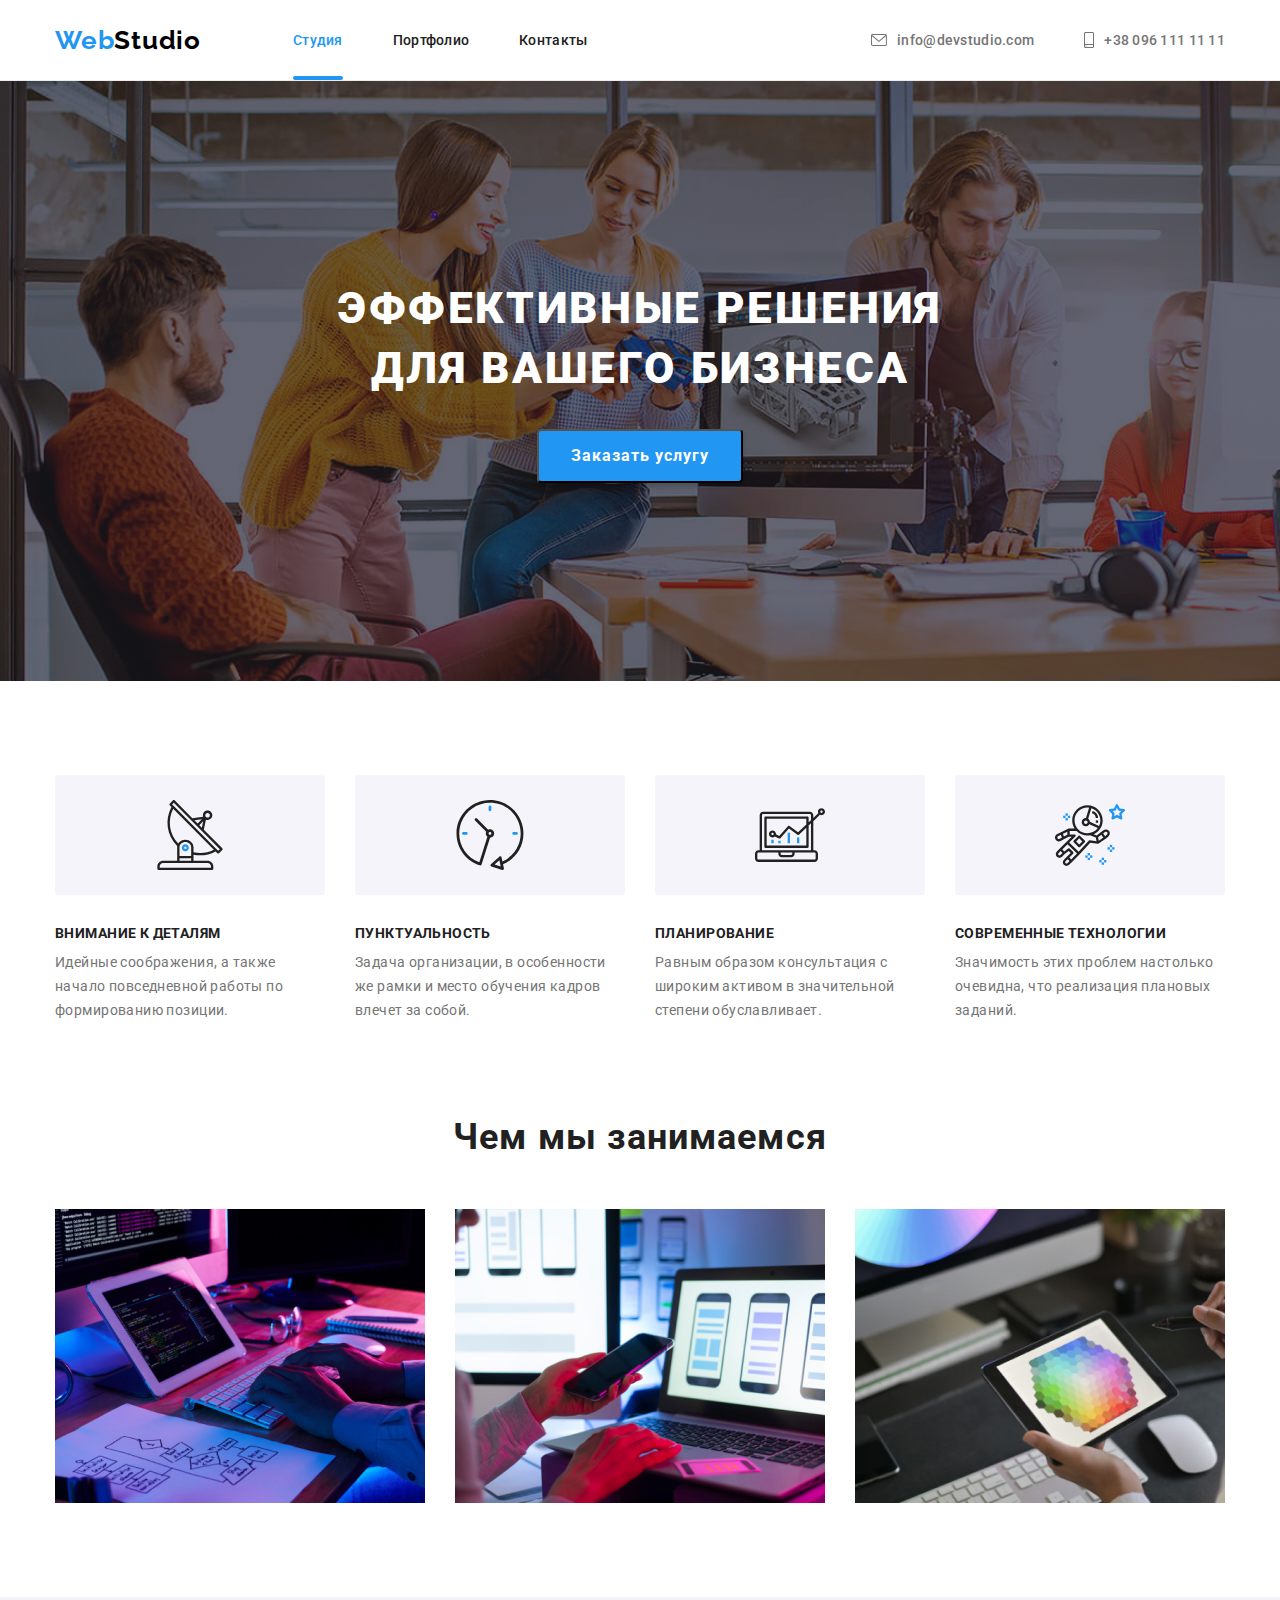
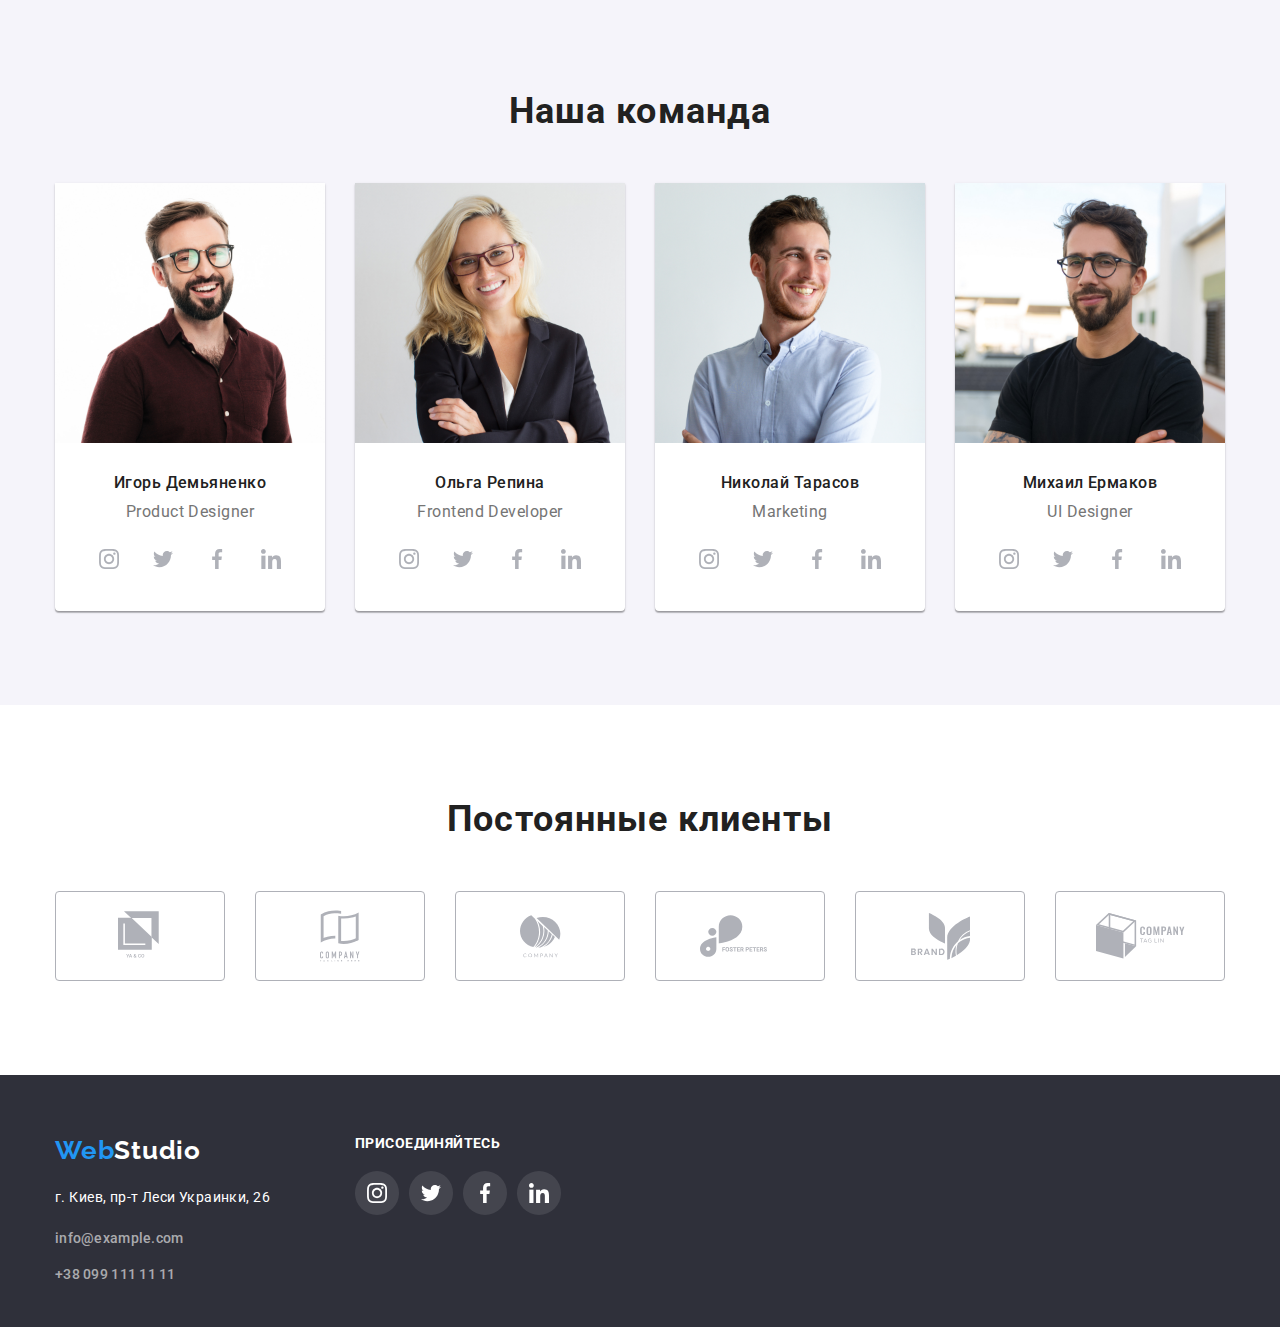
<file: index.html>
<!DOCTYPE html>
<html lang="ru">
  <head>
    <meta charset="UTF-8" />
    <meta name="viewport" content=", initial-scale=1.0" />
    <title>Document</title>
    <link rel="preconnect" href="https://fonts.gstatic.com" />
    <link
      rel="stylesheet"
      href="https://fonts.googleapis.com/css2?family=Raleway:wght@700&family=Roboto:wght@400;500;700;900&display=swap"
    />
    <link
      rel="stylesheet"
      href="https://cdnjs.cloudflare.com/ajax/libs/modern-normalize/1.0.0/modern-normalize.min.css"
    />
    <link rel="stylesheet" href="./css/styles.css" />
  </head>

  <!--HEADER-->
  <body class="page">
    <header class="header">
      <div class="container">
        <nav class="navigation">
          <a class="logotipe-link" href="./index.html"
            >Web<span class="logotipe-part">Studio</span></a
          >

          <ul class="navigation-list">
            <li class="navigation-list-item">
              <a href="./" class="navigation-link current">Студия</a>
            </li>
            <li class="navigation-list-item">
              <a href="./portfolio.html" class="navigation-link">Портфолио</a>
            </li>
            <li class="navigation-list-item">
              <a href="" class="navigation-link">Контакты</a>
            </li>
          </ul>
        </nav>

        <ul class="auth-navigation-list">
          <li class="auth-list-item">
            <a class="mailto-link" href="mailto:info@devstudio.com"
              ><svg class="mail-list-icon">
                <use href="./imajes/sprite.svg#icon-mail"></use>
              </svg>
              info@devstudio.com
            </a>
          </li>
          <li class="auth-list-item">
            <a class="tel-link" href="tel:+380961111111"
              ><svg class="phone-list-icon">
                <use href="./imajes/sprite.svg#icon-phone"></use>
              </svg>
              +38 096 111 11 11
            </a>
          </li>
        </ul>
      </div>
    </header>

    <!--HERO-->
    <main>
      <div class="hero">
        <div class="hero-content">
          <h1 class="hero-title">Эффективные решения для вашего бизнеса</h1>
          <button class="modal-btn" data-modal-open type="button">
            Заказать услугу
          </button>
        </div>
      </div>

      <!--FEATURES-->

      <section class="features-section">
        <div class="container">
          <!--<h2>Особенности</h2>-->
          <ul class="features-list">
            <li class="item icon-antenna">
              <h3 class="features-title">Внимание к деталям</h3>
              <p class="description">
                Идейные соображения, а также начало повседневной работы по
                формированию позиции.
              </p>
            </li>
            <li class="item icon-clock">
              <h3 class="features-title">Пунктуальность</h3>
              <p class="description">
                Задача организации, в особенности же рамки и место обучения
                кадров влечет за собой.
              </p>
            </li>
            <li class="item icon-diagram">
              <h3 class="features-title">Планирование</h3>
              <p class="description">
                Равным образом консультация с широким активом в значительной
                степени обуславливает.
              </p>
            </li>
            <li class="item icon-astronaut">
              <h3 class="features-title">Современные технологии</h3>
              <p class="description">
                Значимость этих проблем настолько очевидна, что реализация
                плановых заданий.
              </p>
            </li>
          </ul>
        </div>
      </section>

      <!--ABOUT-->

      <section class="about-section">
        <div class="container">
          <h2 class="title">Чем мы занимаемся</h2>
          <ul class="about-list">
            <li class="about-item">
              <img
                class="about-img"
                src="./imajes/about/job1.jpg"
                width="370"
                height="294"
                alt="Работает на компе"
              />
            </li>
            <li class="about-item">
              <img
                class="about-img"
                src="./imajes/about/job2.jpg"
                width="370"
                height="294"
                alt="Работает в телефоне"
              />
            </li>
            <li class="about-item">
              <img
                class="about-img"
                src="./imajes/about/job3.jpg"
                width="370"
                height="294"
                alt="Работает на планшете"
              />
            </li>
          </ul>
        </div>
      </section>

      <!--TEAM-->

      <section class="team-section">
        <div class="container">
          <h2 class="title">Наша команда</h2>
          <ul class="team-list">
            <li class="team-item">
              <img
                class="team-img"
                src="./imajes/team/worker1.jpg"
                width="270"
                height="260"
                alt="Дизайнер продукта"
              />
              <div class="team-list-content-wrapper">
                <h3 class="team-title">Игорь Демьяненко</h3>
                <p class="team-description" lang="en">Product Designer</p>

                <ul class="social-list">
                  <li class="social-list-item">
                    <a href="" class="social-list-link">
                      <svg class="social-list-icon">
                        <use href="./imajes/sprite.svg#icon-instagram"></use>
                      </svg>
                    </a>
                  </li>
                  <li class="social-list-item">
                    <a href="" class="social-list-link">
                      <svg class="social-list-icon">
                        <use href="./imajes/sprite.svg#icon-twitter"></use>
                      </svg>
                    </a>
                  </li>
                  <li class="social-list-item">
                    <a href="" class="social-list-link">
                      <svg class="social-list-icon">
                        <use href="./imajes/sprite.svg#icon-facebook"></use>
                      </svg>
                    </a>
                  </li>
                  <li class="social-list-item">
                    <a href="" class="social-list-link">
                      <svg class="social-list-icon">
                        <use href="./imajes/sprite.svg#icon-linkedin"></use>
                      </svg>
                    </a>
                  </li>
                </ul>
              </div>
            </li>

            <li class="team-item">
              <img
                class="team-img"
                src="./imajes/team/worker2.jpg"
                width="270"
                height="260"
                alt="Разработчик"
              />
              <div class="team-list-content-wrapper">
                <h3 class="team-title">Ольга Репина</h3>
                <p class="team-description" lang="en">Frontend Developer</p>

                <ul class="social-list">
                  <li class="social-list-item">
                    <a href="" class="social-list-link">
                      <svg class="social-list-icon">
                        <use href="./imajes/sprite.svg#icon-instagram"></use>
                      </svg>
                    </a>
                  </li>
                  <li class="social-list-item">
                    <a href="" class="social-list-link">
                      <svg class="social-list-icon">
                        <use href="./imajes/sprite.svg#icon-twitter"></use>
                      </svg>
                    </a>
                  </li>

                  <li class="social-list-item">
                    <a href="" class="social-list-link">
                      <svg class="social-list-icon">
                        <use href="./imajes/sprite.svg#icon-facebook"></use>
                      </svg>
                    </a>
                  </li>
                  <li class="social-list-item">
                    <a href="" class="social-list-link">
                      <svg class="social-list-icon">
                        <use href="./imajes/sprite.svg#icon-linkedin"></use>
                      </svg>
                    </a>
                  </li>
                </ul>
              </div>
            </li>
            <li class="team-item">
              <img
                class="team-img"
                src="./imajes/team/worker3.jpg"
                width="270"
                height="260"
                alt="Маркетолог"
              />
              <div class="team-list-content-wrapper">
                <h3 class="team-title">Николай Тарасов</h3>
                <p class="team-description" lang="en">Marketing</p>

                <ul class="social-list">
                  <li class="social-list-item">
                    <a href="" class="social-list-link">
                      <svg class="social-list-icon">
                        <use href="./imajes/sprite.svg#icon-instagram"></use>
                      </svg>
                    </a>
                  </li>
                  <li class="social-list-item">
                    <a href="" class="social-list-link">
                      <svg class="social-list-icon">
                        <use href="./imajes/sprite.svg#icon-twitter"></use>
                      </svg>
                    </a>
                  </li>

                  <li class="social-list-item">
                    <a href="" class="social-list-link">
                      <svg class="social-list-icon">
                        <use href="./imajes/sprite.svg#icon-facebook"></use>
                      </svg>
                    </a>
                  </li>
                  <li class="social-list-item">
                    <a href="" class="social-list-link">
                      <svg class="social-list-icon">
                        <use href="./imajes/sprite.svg#icon-linkedin"></use>
                      </svg>
                    </a>
                  </li>
                </ul>
              </div>
            </li>
            <li class="team-item">
              <img
                class="team-img"
                src="./imajes/team/worker4.jpg"
                width="270"
                height="260"
                alt="UI Дизайнер"
              />
              <div class="team-list-content-wrapper">
                <h3 class="team-title">Михаил Ермаков</h3>
                <p class="team-description" lang="en">UI Designer</p>

                <ul class="social-list">
                  <li class="social-list-item">
                    <a href="" class="social-list-link">
                      <svg class="social-list-icon">
                        <use href="./imajes/sprite.svg#icon-instagram"></use>
                      </svg>
                    </a>
                  </li>
                  <li class="social-list-item">
                    <a href="" class="social-list-link">
                      <svg class="social-list-icon">
                        <use href="./imajes/sprite.svg#icon-twitter"></use>
                      </svg>
                    </a>
                  </li>

                  <li class="social-list-item">
                    <a href="" class="social-list-link">
                      <svg class="social-list-icon">
                        <use href="./imajes/sprite.svg#icon-facebook"></use>
                      </svg>
                    </a>
                  </li>
                  <li class="social-list-item">
                    <a href="" class="social-list-link">
                      <svg class="social-list-icon">
                        <use href="./imajes/sprite.svg#icon-linkedin"></use>
                      </svg>
                    </a>
                  </li>
                </ul>
              </div>
            </li>
          </ul>
        </div>
      </section>

      <!--OUR CLIENTS-->

      <section class="clients-section">
        <div class="container">
          <h2 class="title">Постоянные клиенты</h2>
          <ul class="clients-list">
            <li class="clients-item">
              <a href="./" class="clients-link">
                <svg class="icon" width="45" height="50">
                  <use href="./imajes/sprite.svg#icon-logo1"></use>
                </svg>
              </a>
            </li>
            <li class="clients-item">
              <a href="./" class="clients-link">
                <svg class="icon" width="40" height="52">
                  <use href="./imajes/sprite.svg#icon-logo2"></use>
                </svg>
              </a>
            </li>
            <li class="clients-item">
              <a href="./" class="clients-link">
                <svg class="icon" width="41" height="43">
                  <use href="./imajes/sprite.svg#icon-logo3"></use>
                </svg>
              </a>
            </li>
            <li class="clients-item">
              <a href="./" class="clients-link">
                <svg class="icon" width="80" height="43">
                  <use href="./imajes/sprite.svg#icon-logo4"></use>
                </svg>
              </a>
            </li>
            <li class="clients-item">
              <a href="./" class="clients-link">
                <svg class="icon" width="59" height="47">
                  <use href="./imajes/sprite.svg#icon-logo5"></use>
                </svg>
              </a>
            </li>
            <li class="clients-item">
              <a href="./" class="clients-link">
                <svg class="icon" width="89" height="46">
                  <use href="./imajes/sprite.svg#icon-logo6"></use>
                </svg>
              </a>
            </li>
          </ul>
        </div>
      </section>
    </main>

    <!--FOOTER-->

    <footer class="footer">
      <div class="container-footer">
        <div class="footer-list-left-side">
          <ul class="footer-list">
            <li class="footer-item">
              <a class="footer-logotipe-link" href="./index.html"
                >Web<span class="logotipe-part">Studio</span></a
              >
            </li>
          </ul>
          <div class="address-footer">
            <address class="address">
              <ul class="footer-address-list">
                <li class="footer-item">
                  <a
                    class="footer-map"
                    href="https://g.page/stamp-capital?share"
                    target="_blank"
                    >г. Киев, пр-т Леси Украинки, 26</a
                  >
                </li>
                <li class="footer-item">
                  <a class="footer-mailto-link" href="mailto:info@example.com"
                    >info@example.com</a
                  >
                </li>
                <li class="footer-item">
                  <a class="footer-tel-link" href="tel:+380991111111"
                    >+38 099 111 11 11</a
                  >
                </li>
              </ul>
            </address>
          </div>
        </div>

        <div class="footer-list-right-side">
          <h3 class="footer-title">присоединяйтесь</h3>
          <ul class="social-list">
            <li class="social-list-item">
              <a href="" class="social-footer-link">
                <svg class="footer-list-icon">
                  <use href="./imajes/sprite.svg#icon-instagram"></use>
                </svg>
              </a>
            </li>
            <li class="social-list-item">
              <a href="" class="social-footer-link">
                <svg class="footer-list-icon">
                  <use href="./imajes/sprite.svg#icon-twitter"></use>
                </svg>
              </a>
            </li>
            <li class="social-list-item">
              <a href="" class="social-footer-link">
                <svg class="footer-list-icon">
                  <use href="./imajes/sprite.svg#icon-facebook"></use>
                </svg>
              </a>
            </li>
            <li class="social-list-item">
              <a href="" class="social-footer-link">
                <svg class="footer-list-icon">
                  <use href="./imajes/sprite.svg#icon-linkedin"></use>
                </svg>
              </a>
            </li>
          </ul>
        </div>
      </div>
    </footer>

    <div class="backdrop is-hidden" data-modal>
      <div class="modal">
        <button type="button" data-modal-close class="close-modal">
          <svg class="button-icon">
            <use href="./imajes/sprite2.svg#icon-Vector"></use>
          </svg>
        </button>
      </div>
    </div>
    <script src="./js/modal.js"></script>
  </body>
</html>
</file>
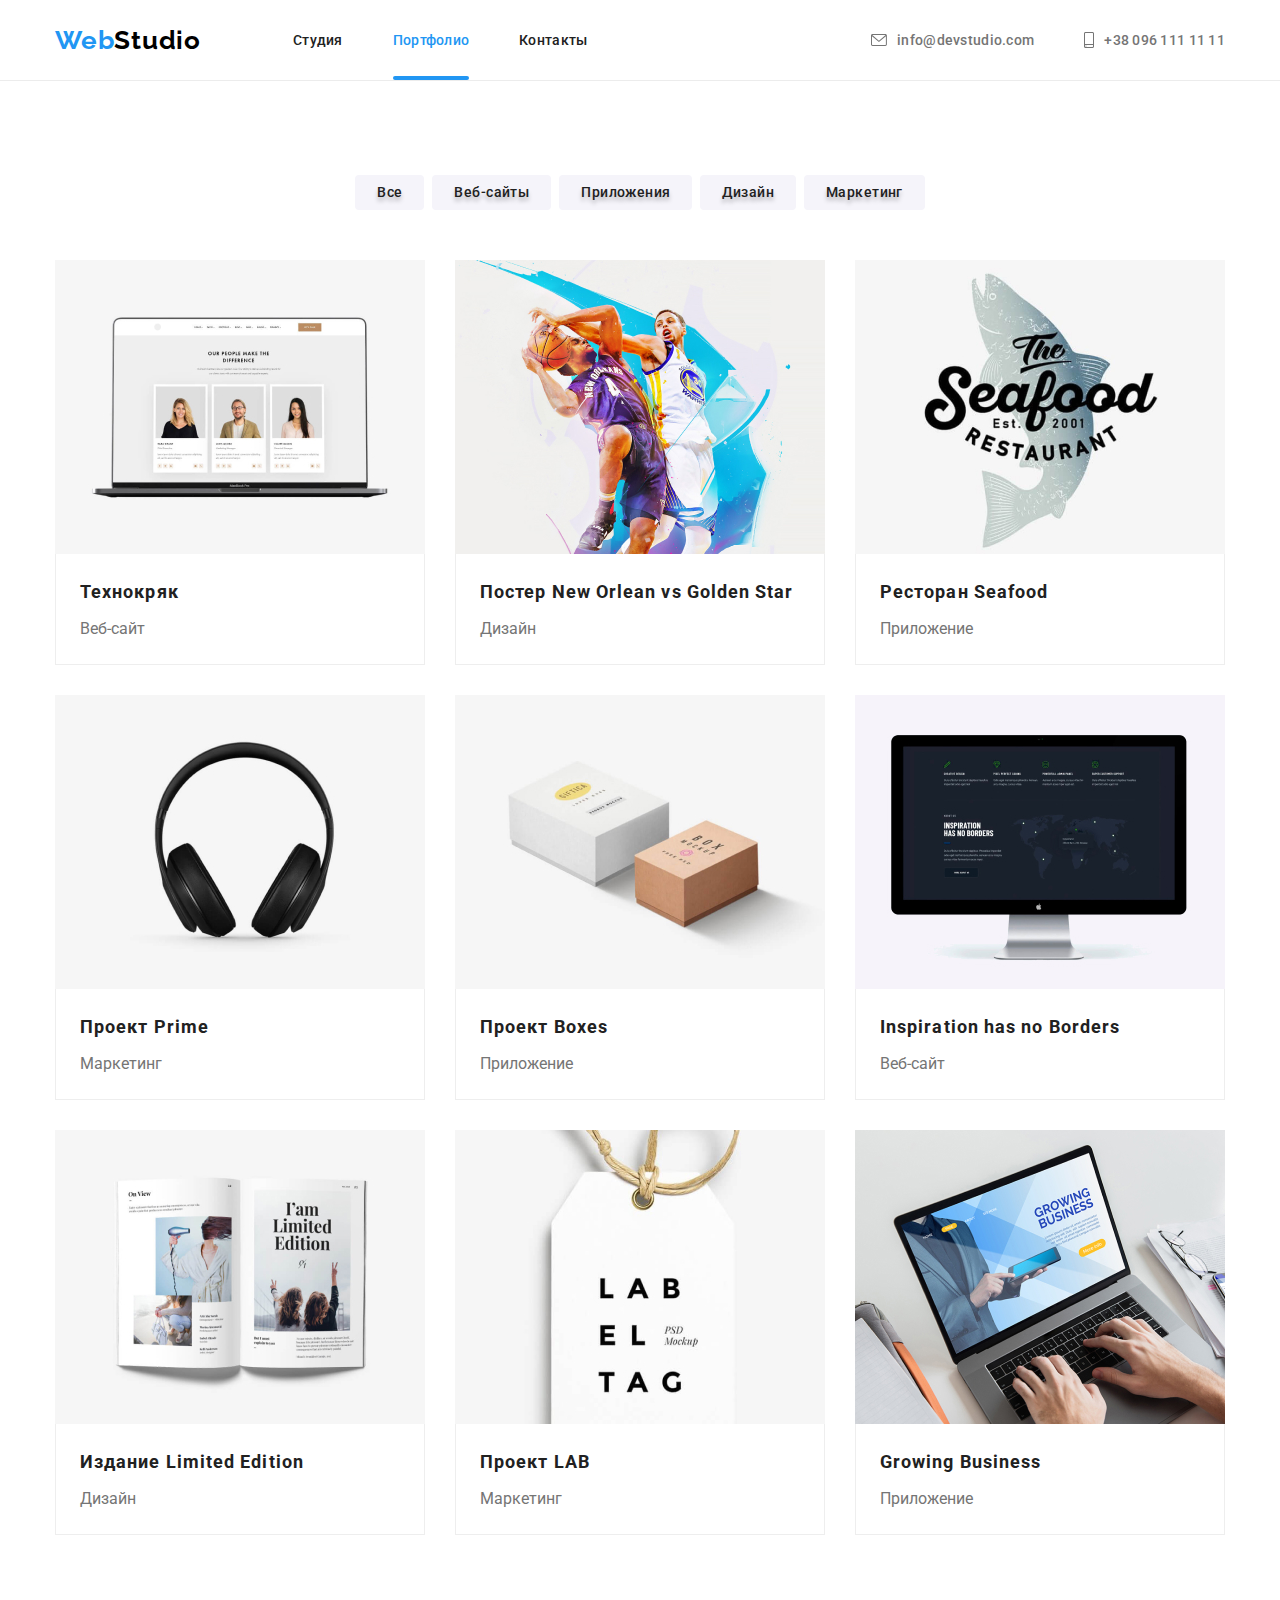
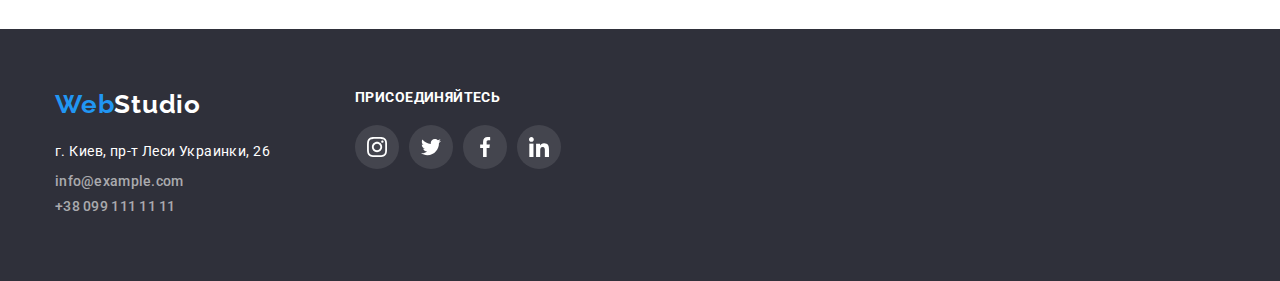
<file: portfolio.html>
<!DOCTYPE html>
<html lang="ru">
  <head>
    <meta charset="UTF-8" />
    <meta name="viewport" content=", initial-scale=1.0" />
    <title>Document</title>
    <link rel="preconnect" href="https://fonts.gstatic.com" />
    <link rel="stylesheet" href="https://fonts.googleapis.com/css2?family=Raleway:wght@700&family=Roboto:wght@400;500;700;900&display=swap" />
    <link rel="stylesheet" href="https://cdnjs.cloudflare.com/ajax/libs/modern-normalize/1.0.0/modern-normalize.min.css" />
    <link rel="stylesheet" href="./css/styles.css" />
  </head>

  <!--HEADER-->
  <body class="page">
    <header class="header">
      <div class="container">
        <nav class="navigation">
          <a class="logotipe-link" href="./index.html">Web<span class="logotipe-part">Studio</span></a>

          <ul class="navigation-list">
            <li class="navigation-list-item">
              <a href="./" class="navigation-link">Студия</a>
            </li>
            <li class="navigation-list-item">
              <a href="./portfolio.html" class="navigation-link current">Портфолио</a>
            </li>
            <li class="navigation-list-item">
              <a href="" class="navigation-link">Контакты</a>
            </li>
          </ul>
        </nav>

        <ul class="auth-navigation-list">
          <li class="auth-list-item">
            <a class="mailto-link" href="mailto:info@devstudio.com"
              ><svg class="mail-list-icon">
                <use href="./imajes/sprite.svg#icon-mail"></use>
              </svg>
              info@devstudio.com
            </a>
          </li>
          <li class="auth-list-item">
            <a class="tel-link" href="tel:+380961111111"
              ><svg class="phone-list-icon">
                <use href="./imajes/sprite.svg#icon-phone"></use>
              </svg>
              +38 096 111 11 11
            </a>
          </li>
        </ul>
      </div>
    </header>

    <!--PORTFOLIO-->
    <main>
      <section class="portfolio-section">
        <div class="container">
          <!--<h2>Портфолио</h2>-->
          <ul class="portfolio-list">
            <li class="nav-portfolio-item">
              <button class="portfolio-btn">Все</button>
            </li>
            <li class="nav-portfolio-item">
              <button class="portfolio-btn">Веб-сайты</button>
            </li>
            <li class="nav-portfolio-item">
              <button class="portfolio-btn">Приложения</button>
            </li>
            <li class="nav-portfolio-item">
              <button class="portfolio-btn">Дизайн</button>
            </li>
            <li class="nav-portfolio-item">
              <button class="portfolio-btn">Маркетинг</button>
            </li>
          </ul>

          <ul class="list portfolio-box">
            <li class="card portfolio-item">
              <a href="" class="section-link">
                <div class="portfolio-img-wrap">
                  <img class="portfolio-list-img" src="./imajes/portfolio/img1.jpg" width="370" height="294" alt="Ноутбук" />
                  <div class="portfolio-content">
                    <p class="overlay">
                      Технокряк это современная площадка распространения коронавируса. Компании используют эту платформу для цифрового шпионажа и атак
                      на защищённые сервера конкурентов.
                    </p>
                  </div>
                </div>
                <div class="items-descriptions">
                  <h3 class="portfolio-title">Технокряк</h3>
                  <p class="portfolio-description">Веб-сайт</p>
                </div>
              </a>
            </li>
            <li class="card portfolio-item">
              <a href="" class="section-link">
                <div class="portfolio-img-wrap">
                  <img class="portfolio-list-img" src="./imajes/portfolio/img2.jpg" width="370" height="294" alt="Баскетболисты" />
                  <div class="portfolio-content">
                    <p class="overlay">
                      Технокряк это современная площадка распространения коронавируса. Компании используют эту платформу для цифрового шпионажа и атак
                      на защищённые сервера конкурентов.
                    </p>
                  </div>
                </div>
                <div class="items-descriptions">
                  <h3 class="portfolio-title">Постер New Orlean vs Golden Star</h3>
                  <p class="portfolio-description">Дизайн</p>
                </div>
              </a>
            </li>
            <li class="card portfolio-item">
              <a href="" class="section-link">
                <div class="portfolio-img-wrap">
                  <img class="portfolio-list-img" src="./imajes/portfolio/img3.jpg" width="370" height="294" alt="Реклама ресторана" />
                  <div class="portfolio-content">
                    <p class="overlay">
                      Технокряк это современная площадка распространения коронавируса. Компании используют эту платформу для цифрового шпионажа и атак
                      на защищённые сервера конкурентов.
                    </p>
                  </div>
                </div>
                <div class="items-descriptions">
                  <h3 class="portfolio-title">Ресторан Seafood</h3>
                  <p class="portfolio-description">Приложение</p>
                </div>
              </a>
            </li>
            <li class="card portfolio-item">
              <a href="" class="section-link">
                <div class="portfolio-img-wrap">
                  <img class="portfolio-list-img" src="./imajes/portfolio/img4.jpg" width="370" height="294" alt="Наушники" />
                  <div class="portfolio-content">
                    <p class="overlay">
                      Технокряк это современная площадка распространения коронавируса. Компании используют эту платформу для цифрового шпионажа и атак
                      на защищённые сервера конкурентов.
                    </p>
                  </div>
                </div>
                <div class="items-descriptions">
                  <h3 class="portfolio-title">Проект Prime</h3>
                  <p class="portfolio-description">Маркетинг</p>
                </div>
              </a>
            </li>
            <li class="card portfolio-item">
              <a href="" class="section-link">
                <div class="portfolio-img-wrap">
                  <img class="portfolio-list-img" src="./imajes/portfolio/img5.jpg" width="370" height="294" alt="Коробки" />
                  <div class="portfolio-content">
                    <p class="overlay">
                      Технокряк это современная площадка распространения коронавируса. Компании используют эту платформу для цифрового шпионажа и атак
                      на защищённые сервера конкурентов.
                    </p>
                  </div>
                </div>
                <div class="items-descriptions">
                  <h3 class="portfolio-title">Проект Boxes</h3>
                  <p class="portfolio-description">Приложение</p>
                </div>
              </a>
            </li>
            <li class="card portfolio-item">
              <a href="" class="section-link">
                <div class="portfolio-img-wrap">
                  <img class="portfolio-list-img" src="./imajes/portfolio/img6.jpg" width="370" height="294" alt="Монитор" />
                  <div class="portfolio-content">
                    <p class="overlay">
                      Технокряк это современная площадка распространения коронавируса. Компании используют эту платформу для цифрового шпионажа и атак
                      на защищённые сервера конкурентов.
                    </p>
                  </div>
                </div>
                <div class="items-descriptions">
                  <h3 class="portfolio-title">Inspiration has no Borders</h3>
                  <p class="portfolio-description">Веб-сайт</p>
                </div>
              </a>
            </li>
            <li class="card portfolio-item">
              <a href="" class="section-link">
                <div class="portfolio-img-wrap">
                  <img class="portfolio-list-img" src="./imajes/portfolio/img7.jpg" width="370" height="294" alt="Журнал" />
                  <div class="portfolio-content">
                    <p class="overlay">
                      Технокряк это современная площадка распространения коронавируса. Компании используют эту платформу для цифрового шпионажа и атак
                      на защищённые сервера конкурентов.
                    </p>
                  </div>
                </div>
                <div class="items-descriptions">
                  <h3 class="portfolio-title">Издание Limited Edition</h3>
                  <p class="portfolio-description">Дизайн</p>
                </div>
              </a>
            </li>
            <li class="card portfolio-item">
              <a href="" class="section-link">
                <div class="portfolio-img-wrap">
                  <img class="portfolio-list-img" src="./imajes/portfolio/img8.jpg" width="370" height="294" alt="Бирка" />
                  <div class="portfolio-content">
                    <p class="overlay">
                      Технокряк это современная площадка распространения коронавируса. Компании используют эту платформу для цифрового шпионажа и атак
                      на защищённые сервера конкурентов.
                    </p>
                  </div>
                </div>
                <div class="items-descriptions">
                  <h3 class="portfolio-title">Проект LAB</h3>
                  <p class="portfolio-description">Маркетинг</p>
                </div>
              </a>
            </li>
            <li class="card portfolio-item">
              <a href="" class="section-link">
                <div class="portfolio-img-wrap">
                  <img class="portfolio-list-img" src="./imajes/portfolio/img9.jpg" width="370" height="294" alt="Приложение" />
                  <div class="portfolio-content">
                    <p class="overlay">
                      Технокряк это современная площадка распространения коронавируса. Компании используют эту платформу для цифрового шпионажа и атак
                      на защищённые сервера конкурентов.
                    </p>
                  </div>
                </div>
                <div class="items-descriptions">
                  <h3 class="portfolio-title">Growing Business</h3>
                  <p class="portfolio-description">Приложение</p>
                </div>
              </a>
            </li>
          </ul>
        </div>
      </section>
    </main>

    <!--FOOTER-->

    <footer class="footer">
      <div class="container-footer">
        <div class="footer-list-left-side">
          <ul class="footer-list">
            <li class="footer-item">
              <a class="footer-logotipe-link" href="./index.html">Web<span class="logotipe-part">Studio</span></a>
            </li>
          </ul>
          <div class="address-footer">
            <address class="address">
              <ul class="footer-address-list">
                <li class="footer-item-address">
                  <a class="footer-map" href="https://g.page/stamp-capital?share" target="_blank">г. Киев, пр-т Леси Украинки, 26</a>
                </li>
                <li class="footer-item-address">
                  <a class="footer-mailto-link" href="mailto:info@example.com">info@example.com</a>
                </li>
                <li class="footer-item-address">
                  <a class="footer-tel-link" href="tel:+380991111111">+38 099 111 11 11</a>
                </li>
              </ul>
            </address>
          </div>
        </div>

        <div class="footer-list-right-side">
          <h3 class="footer-title">присоединяйтесь</h3>
          <ul class="social-list">
            <li class="social-list-item">
              <a href="" class="social-footer-link">
                <svg class="footer-list-icon">
                  <use href="./imajes/sprite.svg#icon-instagram"></use>
                </svg>
              </a>
            </li>
            <li class="social-list-item">
              <a href="" class="social-footer-link">
                <svg class="footer-list-icon">
                  <use href="./imajes/sprite.svg#icon-twitter"></use>
                </svg>
              </a>
            </li>
            <li class="social-list-item">
              <a href="" class="social-footer-link">
                <svg class="footer-list-icon">
                  <use href="./imajes/sprite.svg#icon-facebook"></use>
                </svg>
              </a>
            </li>
            <li class="social-list-item">
              <a href="" class="social-footer-link">
                <svg class="footer-list-icon">
                  <use href="./imajes/sprite.svg#icon-linkedin"></use>
                </svg>
              </a>
            </li>
          </ul>
        </div>
      </div>
    </footer>
  </body>
</html>
</file>
<file: css/styles.css>
:root {
  --accent-color: #2196f3;
  --main-color: #212121;
  --text-decoration-color: #757575;
  --background-color: #ffffff;
  --card-portfolio-gap: 30px;
}

body {
  font-family: Roboto, sans-serif;
  font-size: 14px;
  background-color: var(--background-color);
  color: var(--text-decoration-color);
}

h1,
h2,
h3,
h4,
h5,
h6 {
  margin: 0;
  font-family: Roboto;
}

p {
  margin: 0;
}

ul,
ol {
  padding: 0;
  margin: 0;
}

a {
  text-decoration: none;
}

ul {
  list-style: none;
}

img {
  display: block;
}

/* цвет основного текста #212121 */
/* вторичный цвет текста #757575 */
/* наведение курсором #2196F3 */
/* бэкграунд #2F303A */

.container {
  width: 1200px;
  padding: 0 15px;
  margin-left: auto;
  margin-right: auto;
  justify-content: space-between;
}

.navigation {
  display: flex;
  align-items: center;
}

.logotipe-link {
  width: 145px;
  font-family: Raleway;
  font-weight: 700;
  margin-right: 93px;
  font-size: 26px;
  line-height: 1.192;
  letter-spacing: 0.03em;
  color: var(--accent-color);
}

.logotipe-link > .logotipe-part {
  color: #000000;
}

/* ===========HEADER=============== */

.header {
  background-color: var(--background-color);
  border-bottom: 1px solid #ececec;
}

.navigation-list {
  display: flex;
}

.navigation-list-item {
  margin-right: 50px;
}

.navigation-list-item:last-child {
  margin-right: 0;
}

.navigation-list .navigation-link.current {
  position: relative;
  color: var(--accent-color);
}

.navigation-link.current:hover,
.navigation-link.current:focus {
  color: var(--accent-color);
}

.navigation-list .navigation-link.current::after {
  position: absolute;
  display: block;
  top: 76px;
  content: "";
  left: 0;
  width: 100%;
  height: 4px;
  background-color: var(--accent-color);
  border-radius: 2px;
}

.navigation-link {
  display: block;
  min-width: 49px;
  padding-top: 32px;
  padding-bottom: 32px;
  font-weight: 500;
  font-size: 14px;
  line-height: 1.172;
  letter-spacing: 0.02em;
  color: var(--main-color);
}

.navigation-link:hover,
.navigation-link:focus {
  color: var(--accent-color);
}

.auth-navigation-list {
  display: flex;
}

.auth-list-item {
  margin-right: 50px;
}

.auth-list-item:last-child {
  margin-right: 0;
}

.navigation-list-item:last-child {
  margin-right: 0;
}

.navigation-list .navigation-link {
  transition: color 250ms cubic-bezier(0.4, 0, 0.2, 1);
}

.mailto-link {
  display: flex;
  align-items: center;
  min-width: 135px;
  font-weight: 500;
  padding-top: 32px;
  padding-bottom: 32px;
  font-size: 14px;
  font-style: normal;
  line-height: 1.142;
  letter-spacing: 0.02em;
  color: var(--text-decoration-color);
}
.mailto-link:hover,
.mailto-link:focus {
  color: var(--accent-color);
}

.auth-navigation-list .mailto-link {
  transition: color 250ms cubic-bezier(0.4, 0, 0.2, 1);
}

.auth-navigation-list .tel-link {
  transition: color 250ms cubic-bezier(0.4, 0, 0.2, 1);
}

.tel-link {
  display: flex;
  align-items: center;
  padding-top: 32px;
  padding-bottom: 32px;
  font-weight: 500;
  font-size: 14px;
  line-height: 1.172;
  letter-spacing: 0.02em;
  color: var(--text-decoration-color);
}

.tel-link:hover,
.tel-link:focus {
  color: var(--accent-color);
}

.tel-link:hover .phone-list-icon,
.tel-link:focus .phone-list-icon {
  fill: var(--accent-color);
}

.mailto-link:hover .mail-list-icon,
.mailto-link:focus .mail-list-icon {
  fill: var(--accent-color);
}

.phone-list-icon {
  width: 10px;
  height: 16px;
  margin-right: 10px;
  transition: fill 250ms cubic-bezier(0.4, 0, 0.2, 1);
  fill: #757575;
}

.mail-list-icon {
  width: 16px;
  height: 12px;
  margin-right: 10px;
  transition: fill 250ms cubic-bezier(0.4, 0, 0.2, 1);
  fill: #757575;
}

.auth-list-item::before {
  content: "";
}

.auth-navigation-list {
  padding: 0;
  margin: 0;
  list-style: none;
}

.header .container {
  display: flex;
}

/* ===========END HEADER=============== */

/* ============HERO=============== */

.hero-content {
  width: 696px;
  margin-right: auto;
  margin-left: auto;
}

.hero {
  display: flex;
  content: "";
  max-width: 1600px;
  height: 600px;
  margin-right: auto;
  margin-left: auto;
  align-items: center;
  text-align: center;
  background-color: #2f303a;
  background-repeat: no-repeat;
  background-image: linear-gradient(rgba(47, 48, 58, 0.4), rgba(47, 48, 58, 0.4)), url("../imajes/hero/img.jpg");
  background-size: cover;
}

.hero-title {
  width: 696px;
  font-weight: 900;
  margin-top: auto;
  margin-bottom: 30px;
  margin-left: auto;
  margin-right: auto;
  font-size: 44px;
  line-height: 1.363;
  letter-spacing: 0.06em;
  text-transform: uppercase;
  color: var(--background-color);
}

/* Кнопка */

.modal-btn {
  font-family: inherit;
  font-weight: 700;
  padding: 10px 32px;
  min-width: 200px;
  font-size: 16px;
  line-height: 1.875;
  letter-spacing: 0.06em;
  color: var(--background-color);
  background-color: var(--accent-color);
  box-shadow: 0px 4px 4px rgba(0, 0, 0, 0.15);
  border-radius: 4px;
  transition: all 250ms cubic-bezier(0.4, 0, 0.2, 1);
  cursor: pointer;
}

.modal-btn:hover,
.modal-btn:focus {
  filter: drop-shadow(0px 4px 4px rgba(0, 0, 0, 0.25));
}

/* ============ END HERO=============== */

/* =============FEATURES============ */

.icon-antenna::before {
  background-image: url(../imajes/icons/antenna.svg);
}

.icon-clock::before {
  background-image: url(../imajes/icons/clock.svg);
}

.icon-diagram::before {
  background-image: url(../imajes/icons/diagram.svg);
}

.icon-astronaut::before {
  background-image: url(../imajes/icons/astronaut.svg);
}

.features-list .item {
  margin-top: 30px;
  margin-left: 30px;
  flex-basis: calc(100% / 4 - 30px);
}

.item::before {
  display: block;
  content: "";
  width: 100%;
  height: 120px;
  margin-bottom: 30px;
  background-position: center;
  background-color: #f5f4fa;
  border-radius: 4px;
  background-repeat: no-repeat;
}

.features-list {
  display: flex;
  flex-wrap: nowrap;
}

.features-section {
  padding-top: 94px;
}

.features-list {
  margin-top: -30px;
  margin-left: -30px;
  margin-bottom: 0;
}

.features-title {
  min-width: 270px;
  font-weight: 700;
  margin-top: 0;
  margin-bottom: 10px;
  font-size: 14px;
  line-height: 1.142;
  letter-spacing: 0.03em;
  text-transform: uppercase;
  color: var(--main-color);
}

.description {
  width: 270px;
  margin-top: 0;
  margin-bottom: 0;
  font-size: 14px;
  line-height: 1.714;
  letter-spacing: 0.03em;
  color: var(--text-decoration-color);
}

.features-item:not(:last-child) {
  margin-right: 30px;
}

/* =============END FEATURES============ */

/* =============ABOUT================== */

.about-list {
  display: flex;
  flex-wrap: wrap;
}

.title {
  font-weight: 700;
  font-size: 36px;
  margin-left: auto;
  margin-right: auto;
  margin-top: auto;
  margin-bottom: 50px;
  line-height: 1.166;
  text-align: center;
  letter-spacing: 0.03em;
  color: var(--main-color);
}

.about-section {
  padding-top: 94px;
  padding-bottom: 94px;
}

.about-img {
  position: relative;
  overflow: hidden;
  margin-top: 0;
  margin-bottom: 0;
}

.about-item {
  flex-basis: calc(100% / 3 - 30px);
}

.about-item:not(:last-child) {
  margin-right: 30px;
}

.about-content {
  position: absolute;
  display: flex;
  justify-content: center;
  width: 100%;
  height: 70px;
  left: 0;
  right: 0;
  bottom: 0;
  padding: 27px 83px;
  background: rgba(47, 48, 58, 0.8) 80%;
}

.label {
  position: absolute;
  width: 100%;
  height: 16px;
  font-weight: 700;
  font-size: 14px;
  line-height: 1.142;
  text-align: center;
  letter-spacing: 0.03em;
  text-transform: uppercase;
  color: var(--background-color);
}

.about-img {
  display: block;
}

.about-img-wrap {
  position: relative;
  overflow: hidden;
}

/* =============END ABOUT================== */

/* ===============TEAM==================== */

.team-list {
  display: flex;
  flex-wrap: nowrap;
}

.team-item:not(:last-child) {
  margin-right: 30px;
}

.team-item {
  padding-bottom: 30px;
  flex-basis: calc(100% / 4 - 30px);
  border-radius: 0px 0px 4px 4px;
  box-shadow: 0px 1px 3px rgba(0, 0, 0, 0.12), 0px 1px 1px rgba(0, 0, 0, 0.14), 0px 2px 1px rgba(0, 0, 0, 0.2);
  background: var(--background-color);
}

.team-section {
  padding-bottom: 94px;
  padding-top: 94px;
  background-color: #f5f4fa;
}

.team-title {
  min-width: 151px;
  height: 19px;
  font-weight: 500;
  font-size: 16px;
  margin-bottom: 10px;
  line-height: 1.187;
  text-align: center;
  letter-spacing: 0.03em;
  color: var(--main-color);
}

.team-description {
  min-width: 147px;
  height: 19px;
  font-size: 16px;
  margin-top: 0;
  margin-bottom: 16px;
  line-height: 1.187;
  text-align: center;
  letter-spacing: 0.03em;
  color: var(--text-decoration-color);
}

.social-list-icon {
  width: 20px;
  height: 20px;
  fill: #afb1b8;
  transition: fill 250ms cubic-bezier(0.4, 0, 0.2, 1);
}

.social-list {
  display: flex;
}

.social-list-link {
  display: flex;
  justify-content: center;
  align-items: center;
  cursor: pointer;
  width: 44px;
  height: 44px;
  background-color: var(--background-color);
  border-radius: 50%;
  transition: background-color 250ms cubic-bezier(0.4, 0, 0.2, 1);
}

.social-list-link:hover,
.social-list-link:focus {
  background-color: #2196f3;
}

.social-list-link:hover .social-list-icon,
.social-list-link:focus .social-list-icon {
  fill: var(--background-color);
}

.team-list-item:not(:last-child) {
  margin-right: 10px;
}

.team-list-content-wrapper {
  padding-top: 30px;
  padding-left: 32px;
  padding-right: 32px;
}

/* ===============END TEAM==================== */

/* ===============OUR CLIENTS==================== */

.clients-list {
  display: flex;
  flex-wrap: nowrap;
  margin-top: -30px;
  margin-left: -30px;
}

.clients-item {
  margin-top: 30px;
  margin-left: 30px;
  flex-basis: calc(100% / 6 - 30px);
}

.clients-link:hover,
.clients-link:focus {
  border-color: var(--accent-color);
}

.clients-section {
  padding-bottom: 94px;
  padding-top: 94px;
}

.clients-link {
  display: flex;
  justify-content: center;
  align-items: center;
  cursor: pointer;
  width: 170px;
  height: 90px;
  border: 1px solid #afb1b8;
  box-sizing: border-box;
  border-radius: 4px;
  transition: border-color 250ms cubic-bezier(0.4, 0, 0.2, 1);
}

.clients-link:hover .icon,
.clients-link:focus .icon {
  fill: var(--accent-color);
}

.icon {
  transition: fill 250ms cubic-bezier(0.4, 0, 0.2, 1);
  fill: #afb1b8;
}

/* ===============FOOTER==================== */

.footer {
  display: flex;
  height: 252px;
  padding-top: 60px;
  padding-bottom: 60px;
  background-color: #2f303a;
}

.container-footer {
  display: flex;
  width: 1200px;
  margin-left: auto;
  margin-right: auto;
  padding-right: 15px;
  padding-left: 15px;
}

.footer-item {
  margin-bottom: 20px;
}

.footer-item-address:not(:last-child) {
  margin-bottom: 9px;
}

.footer-map {
  display: block;
  width: 231px;
  font-style: normal;
  font-size: 14px;
  line-height: 1.714;
  letter-spacing: 0.03em;
  color: var(--background-color);
}

.footer-logotipe-link {
  display: block;
  width: 145px;
  height: 31px;
  font-family: Raleway;
  font-weight: 700;
  font-size: 26px;
  line-height: 1.192;
  letter-spacing: 0.03em;
  color: var(--accent-color);
  text-decoration: none;
}
.footer-logotipe-link > .logotipe-part {
  color: var(--background-color);
}

.footer-mailto-link {
  display: block;
  width: 231px;
  font-weight: 500;
  font-size: 14px;
  font-style: normal;
  line-height: 1.142;
  letter-spacing: 0.02em;
  color: rgba(255, 255, 255, 0.6);
}

.footer-mailto-link:hover,
.footer-mailto-link:focus {
  color: var(--accent-color);
}

.footer-tel-link {
  display: block;
  width: 231px;
  font-weight: 500;
  font-size: 14px;
  font-style: normal;
  line-height: 1.172;
  letter-spacing: 0.02em;
  color: rgba(255, 255, 255, 0.6);
}

.footer-tel-link:hover,
.footer-tel-link:focus {
  color: var(--accent-color);
}

.footer-list-left-side {
  flex-direction: column;
  width: 270px;
}

.footer-list-right-side {
  width: 270px;
  padding-left: 30px;
}

.footer-title {
  min-width: 145px;
  height: 16px;
  font-weight: 700;
  font-size: 14px;
  line-height: 1.142;
  letter-spacing: 0.03em;
  text-transform: uppercase;
  margin-bottom: 20px;
  color: var(--background-color);
}

.social-footer-link {
  display: flex;
  justify-content: center;
  align-items: center;
  cursor: pointer;
  width: 44px;
  height: 44px;
  background-color: rgba(255, 255, 255, 0.1);
  border-radius: 50%;
}

.social-footer-link:hover,
.social-footer-link:focus {
  background-color: #2196f3;
}

.social-footer-link {
  transition: background-color 250ms cubic-bezier(0.4, 0, 0.2, 1);
}

.footer-list-icon {
  width: 20px;
  height: 20px;
  fill: var(--background-color);
}

.social-list-item:not(:last-child) {
  margin-right: 10px;
}

.footer-address-list .footer-mailto-link,
.footer-address-list .footer-tel-link {
  transition: color 250ms cubic-bezier(0.4, 0, 0.2, 1);
}

/* ===============PORTFOLIO==================== */

.section-link {
  display: block;
}

.portfolio-box .section-link:hover,
.portfolio-box .section-link:focus {
  box-shadow: 0px 1px 1px rgba(0, 0, 0, 0.12), 0px 4px 4px rgba(0, 0, 0, 0.06), 1px 4px 6px rgba(0, 0, 0, 0.16);
}

.portfolio-box {
  display: flex;
  flex-wrap: wrap;
  margin-top: calc(-1 * var(--card-portfolio-gap));
  margin-left: calc(-1 * var(--card-portfolio-gap));
}

.portfolio-section {
  padding-top: 94px;
  padding-bottom: 94px;
  background: var(--background-color);
}

.portfolio-title {
  font-weight: 700;
  font-size: 18px;
  margin-top: 0;
  margin-bottom: 4px;
  line-height: 2;
  letter-spacing: 0.06em;
  color: var(--main-color);
}

.portfolio-description {
  margin-top: 0;
  margin-bottom: 0;
  font-size: 16px;
  line-height: 1.875;
  color: var(--text-decoration-color);
}

.portfolio-list {
  display: flex;
  margin-bottom: 50px;
  justify-content: center;
}

.nav-portfolio-item:not(:last-child) {
  margin-right: 8px;
}

.portfolio-item {
  margin-top: var(--card-portfolio-gap);
  margin-left: var(--card-portfolio-gap);
  flex-basis: calc(100% / 3 - 30px);
  cursor: pointer;
}

.items-descriptions {
  padding-top: 20px;
  padding-right: 24px;
  padding-bottom: 20px;
  padding-left: 24px;
  box-sizing: border-box;
  background: var(--background-color);
  border-right: 1px solid #eeeeee;
  border-left: 1px solid #eeeeee;
  border-bottom: 1px solid #eeeeee;
}

.portfolio-content {
  position: absolute;
  width: 370px;
  left: 0;
  right: 0;
  top: 0;
  bottom: 0;
  padding: 63px 24px;
  background: rgba(33, 150, 243, 0.9) 90%;
  opacity: 0;
  transition: 700ms;
  transform: translatey(100%);
}

.overlay {
  position: absolute;
  width: 322px;
  height: 168px;
  text-align: left;
  font-size: 18px;
  line-height: 1.555;
  letter-spacing: 0.03em;
  color: var(--background-color);
}

.portfolio-img-wrap {
  position: relative;
  overflow: hidden;
}

.section-link:hover .portfolio-content,
.section-link:focus .portfolio-content {
  opacity: 1;
  transform: translatey(0);
}

/* ===============END PORTFOLIO==================== */

/* ===============BUTTON==================== */
.portfolio-btn {
  font-family: inherit;
  display: inline-block;
  font-weight: 500;
  border-radius: 4px;
  padding: 6px 22px;
  line-height: 1.625;
  letter-spacing: 0.03em;
  text-align: center;
  border: transparent;
  background-color: #f5f4fa;
  color: var(--main-color);
  text-shadow: 0px 4px 4px rgba(0, 0, 0, 0.25);
  cursor: pointer;
  transition: all 250ms cubic-bezier(0.4, 0, 0.2, 1);
}

.portfolio-btn:hover,
.portfolio-btn:focus {
  color: var(--background-color);
  background-color: var(--accent-color);
  box-shadow: 0px 3px 1px rgba(0, 0, 0, 0.1), 0px 1px 2px rgba(0, 0, 0, 0.08), 0px 2px 2px rgba(0, 0, 0, 0.12);
}

/* ===============END BUTTON=================== */

.backdrop {
  position: fixed;
  top: 0;
  left: 0;
  width: 100%;
  height: 100%;
  background-color: rgba(0, 0, 0, 0.2);
  transition: all 500ms cubic-bezier(0.4, 0, 0.2, 1);
}

.modal {
  position: absolute;
  top: 50%;
  left: 50%;
  transform: translate(-50%, -50%);
  width: 528px;
  height: 581px;
  background-color: var(--background-color);
}

.button-icon {
  width: 11px;
  height: 11px;
  fill: #000000;
}

.close-modal {
  position: absolute;
  top: 8px;
  right: 8px;
  width: 30px;
  height: 30px;
  background-color: transparent;
  border: 1px solid rgba(0, 0, 0, 0.1);
  border-radius: 50%;
  cursor: pointer;
}

.is-hidden {
  opacity: 0;
  visibility: hidden;
  pointer-events: none;
}
</file>
